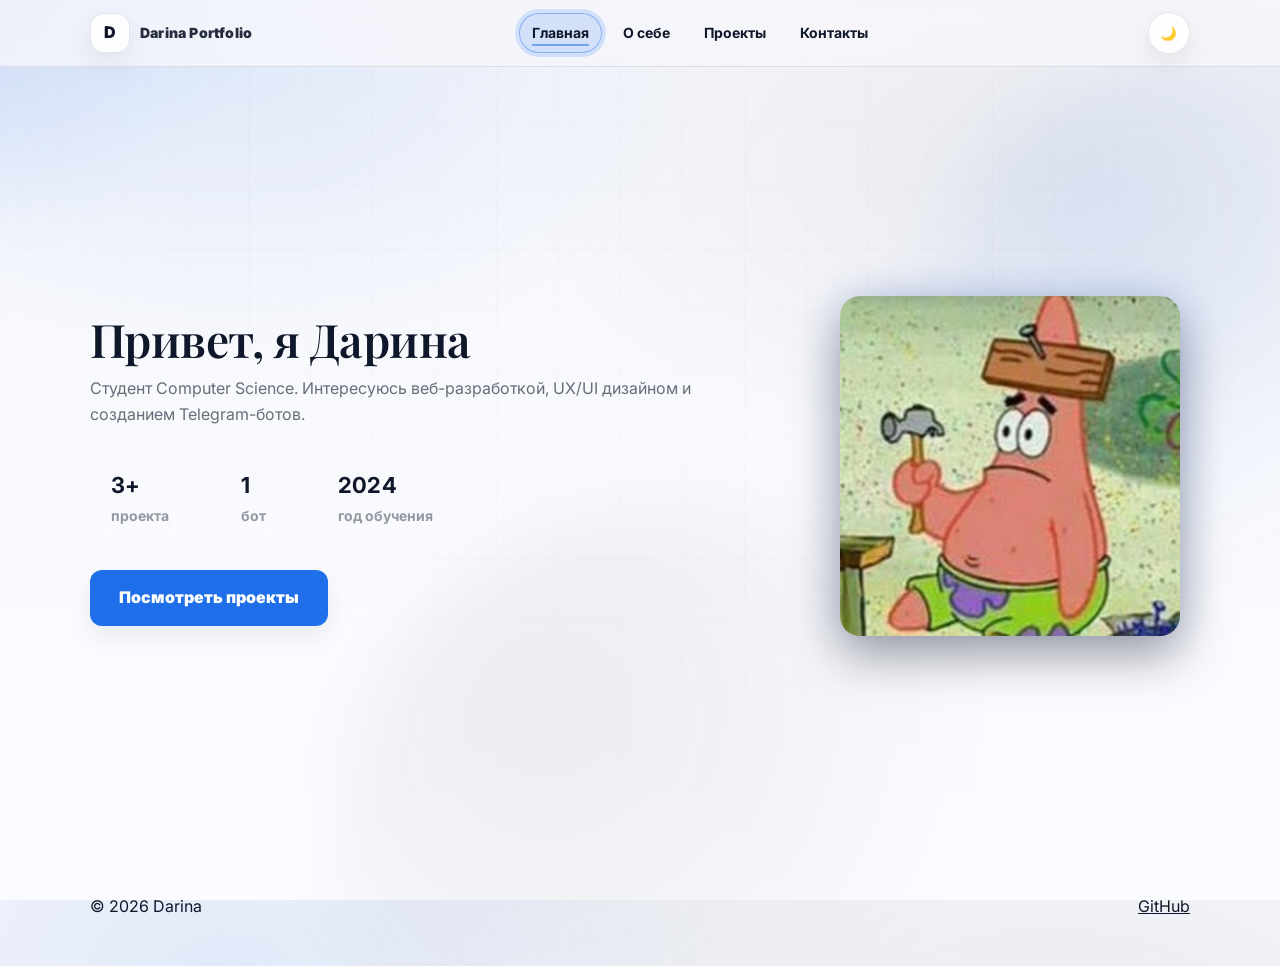
<file: index.html>
<!DOCTYPE html>
<html lang="ru">

<head>

<meta charset="UTF-8">
<meta name="viewport" content="width=device-width, initial-scale=1.0">

<title>Darina Portfolio</title>

<link rel="stylesheet" href="style.css">

<link href="https://fonts.googleapis.com/css2?family=Inter:wght@400;600;800&family=Playfair+Display:wght@500;600&display=swap" rel="stylesheet">

</head>

<body>

<div class="fx-bg">

<div class="fx-orb fx-orb--1"></div>
<div class="fx-orb fx-orb--2"></div>
<div class="fx-orb fx-orb--3"></div>

<div class="fx-grid"></div>

</div>

<header class="header">

<div class="container header__inner">

<a class="brand" href="index.html">
<div class="brand__logo">D</div>
<span class="brand__text">Darina Portfolio</span>
</a>

<nav class="nav">

<a class="nav__link active" href="index.html">Главная</a>
<a class="nav__link" href="about.html">О себе</a>
<a class="nav__link" href="projects.html">Проекты</a>
<a class="nav__link" href="contact.html">Контакты</a>

</nav>

<button class="theme-toggle" id="themeToggle">
🌙
</button>

</div>

</header>

<main>

<section class="hero">

<div class="container hero__grid">

<div class="hero__text">

<h1 class="hero__title">
Привет, я Дарина
</h1>

<p class="hero__subtitle">
Студент Computer Science. Интересуюсь веб-разработкой,
UX/UI дизайном и созданием Telegram-ботов.
</p>

<div class="hero__stats">

<div class="stat">
<span class="stat__num">3+</span>
<span class="stat__label">проекта</span>
</div>

<div class="stat">
<span class="stat__num">1</span>
<span class="stat__label">бот</span>
</div>

<div class="stat">
<span class="stat__num">2024</span>
<span class="stat__label">год обучения</span>
</div>

</div>

<a class="btn btn--shine" href="projects.html">
<span>Посмотреть проекты</span>
</a>

</div>

<div class="hero__avatar">

<img src="avatar.jpg" alt="avatar">

</div>

</div>

</section>
</main>

<footer>

<div class="container footer__inner">

<p>© 2026 Darina</p>

<a href="https://github.com/Rinaaa511">GitHub</a>

</div>

</footer>

<script src="script.js"></script>

</body>
</html>
</file>
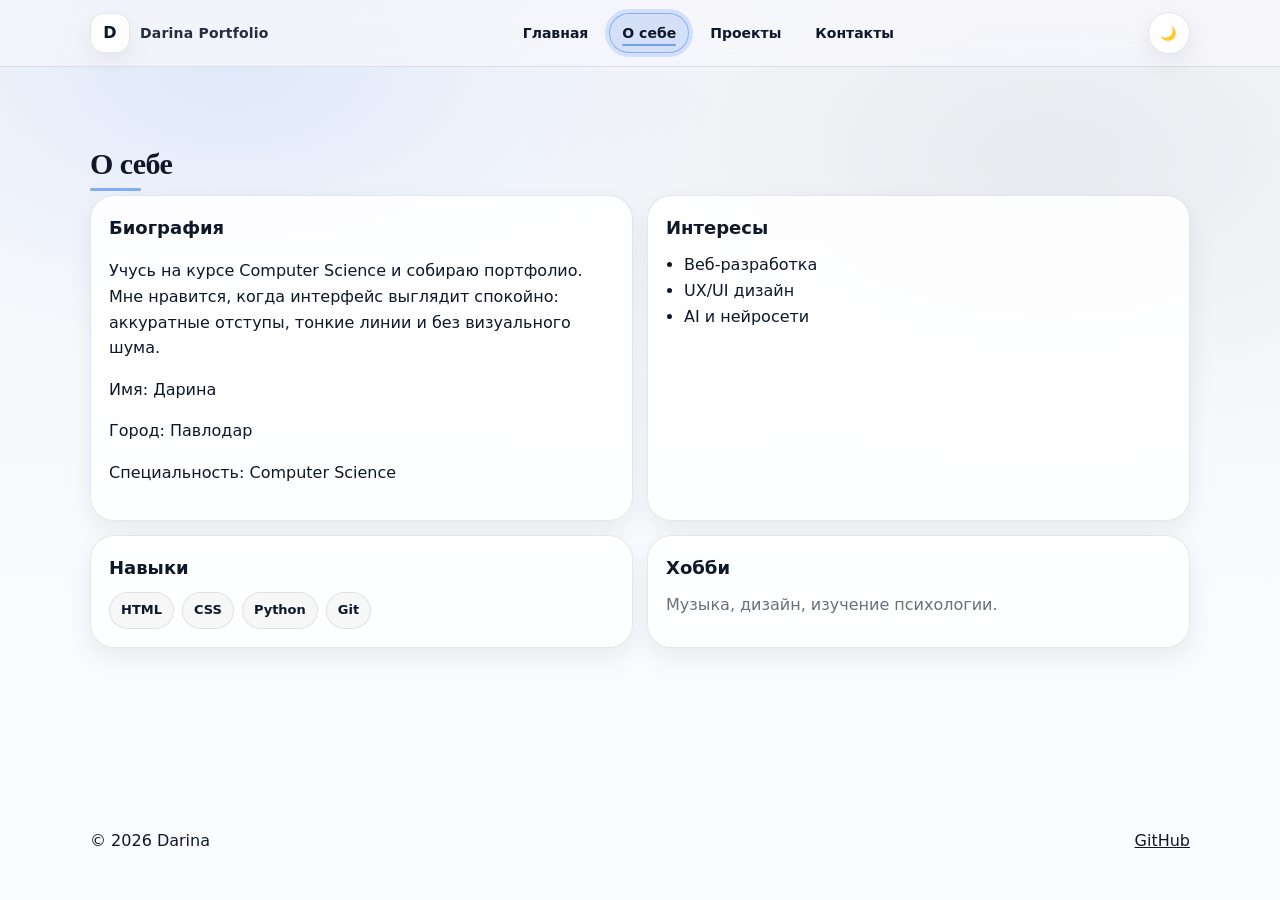
<file: about.html>
<!DOCTYPE html>
<html lang="ru">
<head>

<meta charset="UTF-8">
<meta name="viewport" content="width=device-width, initial-scale=1.0">

<title>О себе</title>

<link rel="stylesheet" href="style.css">

</head>

<body>

<header class="header">
<div class="container header__inner">

<a class="brand" href="index.html">
<div class="brand__logo">D</div>
<span class="brand__text">Darina Portfolio</span>
</a>

<nav class="nav">
<a class="nav__link" href="index.html">Главная</a>
<a class="nav__link active" href="about.html">О себе</a>
<a class="nav__link" href="projects.html">Проекты</a>
<a class="nav__link" href="contact.html">Контакты</a>
</nav>

<div class="header__actions">

<button class="theme-toggle" id="themeToggle">
🌙
</button>

</div>

</div>
</header>

<main>

<section class="section">

<div class="container">

<h2 class="section__title">О себе</h2>

<div class="grid grid--2">

<div class="card">

<h3 class="card__title">Биография</h3>

<p>
Учусь на курсе Computer Science и собираю портфолио. Мне нравится, когда интерфейс выглядит спокойно: аккуратные отступы, тонкие линии и без визуального шума.
</p>

<p>
Имя: Дарина
</p>

<p>
Город: Павлодар
</p>

<p>
Специальность: Computer Science
</p>

</div>

<div class="card">

<h3 class="card__title">Интересы</h3>

<ul class="list">

<li>Веб-разработка</li>
<li>UX/UI дизайн</li>
<li>AI и нейросети</li>

</ul>

</div>

<div class="card">

<h3 class="card__title">Навыки</h3>

<div class="tags">

<span class="tag">HTML</span>
<span class="tag">CSS</span>
<span class="tag">Python</span>
<span class="tag">Git</span>

</div>

</div>

<div class="card">

<h3 class="card__title">Хобби</h3>

<p class="muted">
Музыка, дизайн, изучение психологии.
</p>

</div>

</div>

</div>

</section>
</main>

<footer>

<div class="container footer__inner">

<p>© 2026 Darina</p>

<a href="https://github.com/Rinaaa511">GitHub</a>

</div>

</footer>

<script src="script.js"></script>
</body>
</html>
</file>
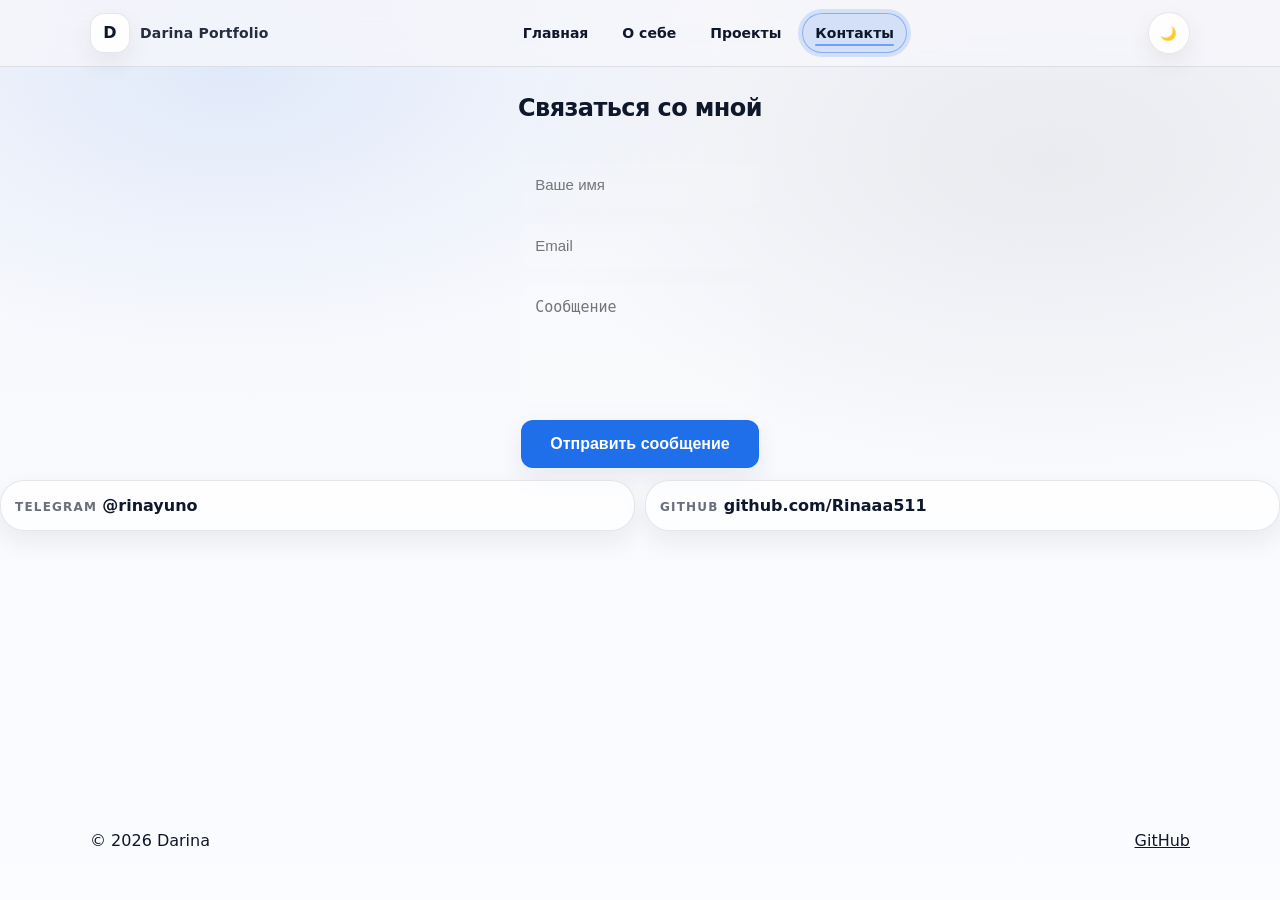
<file: contact.html>
<!DOCTYPE html>
<html lang="ru">
<head>

<meta charset="UTF-8">
<meta name="viewport" content="width=device-width, initial-scale=1.0">

<title>Контакты</title>

<link rel="stylesheet" href="style.css">

</head>

<body>

<header class="header">
<div class="container header__inner">

<a class="brand" href="index.html">
<div class="brand__logo">D</div>
<span class="brand__text">Darina Portfolio</span>
</a>

<nav class="nav">
<a class="nav__link" href="index.html">Главная</a>
<a class="nav__link" href="about.html">О себе</a>
<a class="nav__link" href="projects.html">Проекты</a>
<a class="nav__link active" href="contact.html">Контакты</a>
</nav>

<div class="header__actions">

<button class="theme-toggle" id="themeToggle">
🌙
</button>

</div>

</div>
</header>
<main>

<section class="contact-section">

<div class="container contact-center">

<h2>Связаться со мной</h2>

<form class="contact-form">

<input type="text" placeholder="Ваше имя">

<input type="email" placeholder="Email">

<textarea placeholder="Сообщение"></textarea>

<button class="btn btn--shine">
<span>Отправить сообщение</span>
</button>

</form>

</div>


<div class="contacts">

<a class="contact" href="#">
<span class="contact__label">Telegram</span>
<span class="contact__value">@rinayuno</span>
</a>

<a class="contact" href="#">
<span class="contact__label">GitHub</span>
<span class="contact__value">github.com/Rinaaa511</span>
</a>

</div>

</div>

</section>

</main>

<footer>

<div class="container footer__inner">

<p>© 2026 Darina</p>

<a href="https://github.com/Rinaaa511">GitHub</a>

</div>

</footer>

<script src="script.js"></script>
</body>
</html>
</file>
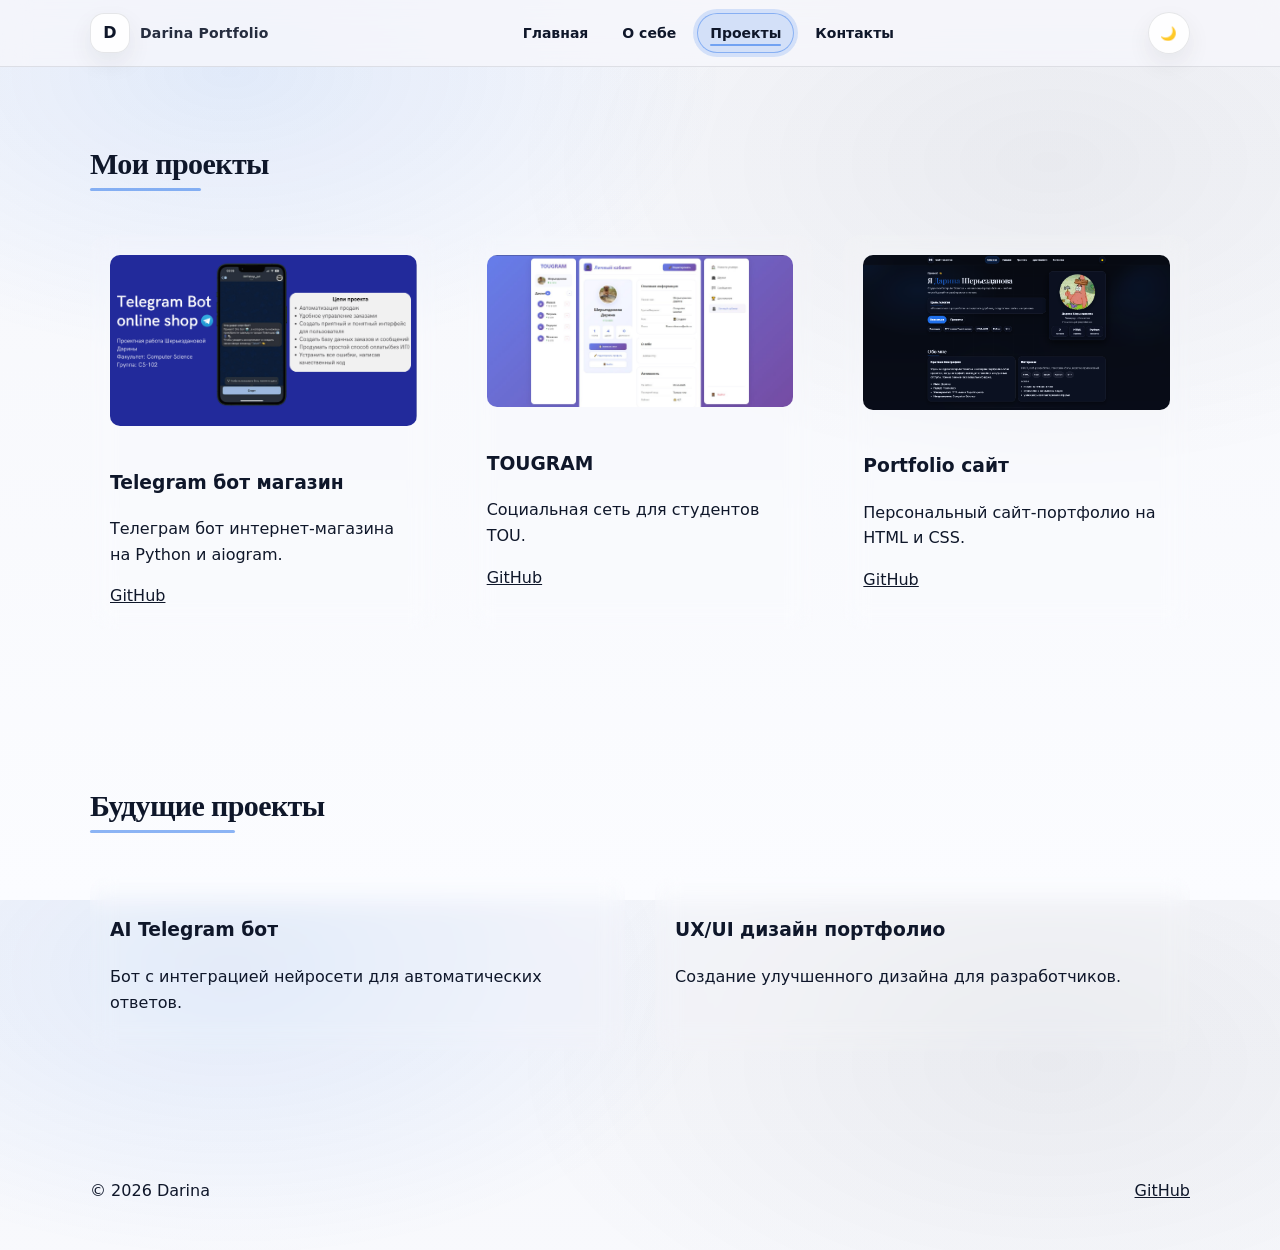
<file: projects.html>
<!DOCTYPE html>
<html lang="ru">
<head>

<meta charset="UTF-8">
<meta name="viewport" content="width=device-width, initial-scale=1.0">

<title>Проекты</title>

<link rel="stylesheet" href="style.css">

</head>

<body>

<header class="header">
<div class="container header__inner">

<a class="brand" href="index.html">
<div class="brand__logo">D</div>
<span class="brand__text">Darina Portfolio</span>
</a>

<nav class="nav">
<a class="nav__link" href="index.html">Главная</a>
<a class="nav__link" href="about.html">О себе</a>
<a class="nav__link active" href="projects.html">Проекты</a>
<a class="nav__link" href="contact.html">Контакты</a>
</nav>

<div class="header__actions">

<button class="theme-toggle" id="themeToggle">
🌙
</button>

</div>

</div>
</header>

<main>
<section class="section">

<div class="container">

<h2 class="section__title">Мои проекты</h2>

<div class="project-grid">

<div class="project-card">

<img src="project1.png">

<h3>Telegram бот магазин</h3>

<p>
Телеграм бот интернет-магазина
на Python и aiogram.
</p>

<a href="https://github.com/Rinaaa511/telegrambot">GitHub</a>

</div>


<div class="project-card">

<img src="project2.png">

<h3>TOUGRAM</h3>

<p>
Социальная сеть для студентов TOU.
</p>

<a href="https://github.com/Rinaaa511/tougram">GitHub</a>

</div>


<div class="project-card">

<img src="project3.png">

<h3>Portfolio сайт</h3>

<p>
Персональный сайт-портфолио
на HTML и CSS.
</p>

<a href="https://github.com/Rinaaa511/portfolio">GitHub</a>

</div>

</div>

</div>

</section>

<section class="section">

<div class="container">

<h2 class="section__title">Будущие проекты</h2>

<div class="project-grid">

<div class="project-card">

<h3>AI Telegram бот</h3>

<p>
Бот с интеграцией нейросети
для автоматических ответов.
</p>

</div>

<div class="project-card">

<h3>UX/UI дизайн портфолио</h3>

<p>
Создание улучшенного дизайна
для разработчиков.
</p>

</div>

</div>

</div>

</section>
</main>

<footer>

<div class="container footer__inner">

<p>© 2026 Darina</p>

<a href="https://github.com/Rinaaa511">GitHub</a>

</div>

</footer>

<script src="script.js"></script>
</body>
</html>
</file>
<file: style.css>
html, body{
height:100%;
}

body{
min-height:100vh;
display:flex;
flex-direction:column;
}

main{
flex:1;
}

footer{
margin-top:auto;
padding:20px;
text-align:center;
border-top:1px solid var(--border);
}

/* ====== Tokens ====== */
:root {
  --container: 1100px;

  --font-ui: "Inter", system-ui, -apple-system, "Segoe UI", Roboto, Arial, sans-serif;
  --font-display: "Playfair Display", serif;

  --bg: #f6f7fb;
  --bg2: #fbfcff;

  --card: rgba(255, 255, 255, 0.86);
  --card-solid: #ffffff;

  --text: #0f172a;
  --muted: rgba(15, 23, 42, 0.62);
  --border: rgba(15, 23, 42, 0.10);

  --accent: #1f6feb;
  --accent-soft: rgba(31, 111, 235, 0.14);
  --accent-glow: rgba(31, 111, 235, 0.22);

  --shadow: 0 18px 45px rgba(15, 23, 42, 0.10);
  --shadow-soft: 0 10px 25px rgba(15, 23, 42, 0.07);

  --radius: 18px;
  --radius2: 24px;

  --ring: 0 0 0 4px rgba(31, 111, 235, 0.14);
}

:root[data-theme="dark"] {
  --bg: #070a12;
  --bg2: #0b1224;

  --card: rgba(12, 18, 36, 0.78);
  --card-solid: #0c1224;

  --text: #e8eefc;
  --muted: rgba(232, 238, 252, 0.68);
  --border: rgba(232, 238, 252, 0.12);

  --shadow: 0 18px 45px rgba(0, 0, 0, 0.55);
  --shadow-soft: 0 10px 25px rgba(0, 0, 0, 0.35);

  --ring: 0 0 0 4px rgba(31, 111, 235, 0.20);
}

/* ====== Smooth theme transition (only during toggle) ====== */
/* JS adds .theme-anim to <html> for ~450ms on theme switch */
:root.theme-anim,
:root.theme-anim * {
  transition:
    background-color 420ms cubic-bezier(.22, 1, .36, 1),
    color 420ms cubic-bezier(.22, 1, .36, 1),
    border-color 420ms cubic-bezier(.22, 1, .36, 1),
    box-shadow 420ms cubic-bezier(.22, 1, .36, 1),
    filter 420ms cubic-bezier(.22, 1, .36, 1),
    opacity 420ms cubic-bezier(.22, 1, .36, 1),
    transform 420ms cubic-bezier(.22, 1, .36, 1);
}

/* ====== Reset ====== */
*,
*::before,
*::after { box-sizing: border-box; }

html { scroll-behavior: smooth; }

body {
  margin: 0;
  font-family: var(--font-ui);
  color: var(--text);
  line-height: 1.6;
  overflow-x: hidden;

  background:
    radial-gradient(900px 520px at 18% 8%, rgba(31, 111, 235, 0.10), transparent 55%),
    radial-gradient(900px 520px at 82% 18%, rgba(15, 23, 42, 0.06), transparent 60%),
    linear-gradient(180deg, var(--bg), var(--bg2));
}

/* ✅ чтобы верхняя навигация всегда попадала точно (фикс шапки) */
section[id] { scroll-margin-top: 96px; }

a { color: inherit; }

/* ====== Background FX ====== */
.fx-bg {
  position: fixed;
  inset: 0;
  z-index: -1;
  pointer-events: none; /* важно, чтобы фон не блокировал клики */
}

.fx-orb {
  position: absolute;
  width: 520px;
  height: 520px;
  border-radius: 50%;
  filter: blur(38px);
  opacity: 0.28;
  transition: transform 220ms ease;
  will-change: transform;
}

.fx-orb--1 {
  left: -220px;
  top: -220px;
  background: radial-gradient(circle at 30% 30%, rgba(31,111,235,0.75), transparent 60%);
}

.fx-orb--2 {
  right: -260px;
  top: 40px;
  width: 620px;
  height: 620px;
  opacity: 0.22;
  background: radial-gradient(circle at 30% 30%, rgba(31,111,235,0.42), transparent 62%);
}

.fx-orb--3 {
  left: 26%;
  bottom: -320px;
  width: 720px;
  height: 720px;
  opacity: 0.18;
  background: radial-gradient(circle at 30% 30%, rgba(15,23,42,0.36), transparent 64%);
}

.fx-grid {
  position: absolute;
  inset: 0;
  opacity: 0.32;
  background-image:
    linear-gradient(to right, rgba(15,23,42,0.06) 1px, transparent 1px),
    linear-gradient(to bottom, rgba(15,23,42,0.06) 1px, transparent 1px);
  background-size: 62px 62px;
  mask-image: radial-gradient(circle at 50% 20%, black 0 40%, transparent 70%);
}

:root[data-theme="dark"] .fx-grid {
  opacity: 0.22;
  background-image:
    linear-gradient(to right, rgba(232,238,252,0.06) 1px, transparent 1px),
    linear-gradient(to bottom, rgba(232,238,252,0.06) 1px, transparent 1px);
}

/* ====== Layout ====== */
.container {
  width: min(var(--container), 100% - 32px);
  margin: 0 auto;
}

section { padding: 28px 0; }
.section { padding: 28px 0; }

.grid { display: grid; gap: 14px; }
.grid--2 { grid-template-columns: repeat(2, 1fr); }
.grid--3 { grid-template-columns: repeat(3, 1fr); }

.list { margin: 10px 0 0; padding-left: 18px; }
.muted { color: var(--muted); margin: 0; }

/* Divider */
.divider {
  height: 1px;
  background: linear-gradient(90deg, transparent, rgba(15, 23, 42, 0.14), transparent);
  margin: 8px auto;
}
:root[data-theme="dark"] .divider {
  background: linear-gradient(90deg, transparent, rgba(232, 238, 252, 0.14), transparent);
}

/* ====== Header ====== */
.header {
  position: sticky;
  top: 0;
  z-index: 20;
  border-bottom: 1px solid var(--border);
  background: rgba(246, 247, 251, 0.78);
  backdrop-filter: blur(14px);
}
:root[data-theme="dark"] .header { background: rgba(7, 10, 18, 0.70); }

.header__inner {
  display: flex;
  align-items: center;
  justify-content: space-between;
  gap: 12px;
  padding: 12px 0;
}

.brand {
  display: inline-flex;
  align-items: center;
  gap: 10px;
  text-decoration: none;
  color: var(--text);
  font-weight: 900;
  letter-spacing: 0.2px;
}

.brand__logo {
  width: 40px;
  height: 40px;
  display: grid;
  place-items: center;
  border-radius: 14px;
  background: var(--card);
  border: 1px solid var(--border);
  box-shadow: var(--shadow-soft);
}

.brand__text { font-size: 14px; opacity: 0.9; }
.header__actions { display: flex; align-items: center; gap: 10px; }

/* Nav */
.nav {
  display: flex;
  flex-wrap: wrap;
  gap: 8px;
  justify-content: flex-end;
}

nav a {
  position: relative;
  text-decoration: none;
  color: var(--text);
  font-weight: 700;
  font-size: 14px;
  padding: 8px 12px;
  border-radius: 999px;
  border: 1px solid transparent;
  transition: transform .18s ease, background-color .18s ease, border-color .18s ease;
}

nav a:hover {
  background: rgba(255, 255, 255, 0.62);
  border-color: var(--border);
  transform: translateY(-1px);
}

:root[data-theme="dark"] nav a:hover { background: rgba(12, 18, 36, 0.65); }

.nav__link.active {
  background: var(--accent-soft);
  border-color: rgba(31, 111, 235, 0.28);
  box-shadow: var(--ring);
}

/* underline animation */
nav a::after {
  content: "";
  position: absolute;
  left: 12px;
  right: 12px;
  bottom: 6px;
  height: 2px;
  border-radius: 999px;
  background: rgba(31,111,235,0.55);
  transform: scaleX(0);
  transform-origin: left;
  transition: transform 260ms cubic-bezier(.22, 1, .36, 1);
  opacity: 0.75;
}
nav a:hover::after { transform: scaleX(1); }
.nav__link.active::after { transform: scaleX(1); opacity: 1; }

/* Theme toggle */
.theme-toggle {
  border: 1px solid var(--border);
  background: var(--card);
  color: var(--text);
  border-radius: 999px;
  width: 42px;
  height: 42px;
  cursor: pointer;
  box-shadow: var(--shadow-soft);
  transition: transform .18s ease;
}
.theme-toggle:hover { transform: translateY(-1px) scale(1.02); }

/* ====== Titles ====== */
h1, h2 { line-height: 1.12; margin: 0 0 10px; letter-spacing: -0.6px; }

.section__title {
  font-family: var(--font-display);
  font-weight: 600;
  font-size: 30px;
  margin-bottom: 14px;
  display: inline-block;
  position: relative;
}

.section__title::after {
  content: "";
  position: absolute;
  left: 0;
  bottom: -10px;
  width: 62%;
  height: 3px;
  border-radius: 999px;
  background: rgba(31, 111, 235, 0.50);
}

.section__title--small {
  font-family: var(--font-ui);
  font-size: 18px;
  font-weight: 900;
}

/* ====== Hero ====== */
.hero { padding: 36px 0 10px; }

.hero__grid{
display:grid;
grid-template-columns: 1.2fr 0.8fr;
gap:80px;
align-items:center;
}

.hero__hello { margin: 0 0 6px; color: var(--muted); font-weight: 900; }

.hero__title {
  font-family: var(--font-display);
  font-size: 46px;
  font-weight: 600;
}

.accent-word {
  background: linear-gradient(90deg, rgba(31,111,235,1), rgba(31,111,235,0.55));
  -webkit-background-clip: text;
  background-clip: text;
  color: transparent;
}

.hero__subtitle { margin: 10px 0 18px; color: var(--muted); max-width: 62ch; }
.hero__actions { display: flex; gap: 10px; margin-top: 14px; flex-wrap: wrap; }
.hero__mini { margin-top: 14px; display: flex; flex-wrap: wrap; gap: 8px; }

.chip {
  padding: 7px 11px;
  border-radius: 999px;
  border: 1px solid var(--border);
  background: rgba(255,255,255,0.62);
  box-shadow: var(--shadow-soft);
  font-weight: 700;
  font-size: 13px;
}
:root[data-theme="dark"] .chip { background: rgba(12,18,36,0.62); }

/* ====== Cards & 3D glow ====== */
.card, .contact {
  transform-style: preserve-3d;
  backface-visibility: hidden;
}

.card {
  position: relative;
  background: var(--card);
  border: 1px solid var(--border);
  border-radius: var(--radius2);
  box-shadow: var(--shadow-soft);
  padding: 18px;
  transition: box-shadow .18s ease, border-color .18s ease;
  overflow: hidden;
}

.card::before {
  content: "";
  position: absolute;
  inset: -2px;
  background: radial-gradient(circle at var(--mx, 20%) var(--my, 20%), var(--accent-glow), transparent 46%);
  opacity: 0;
  transition: opacity 220ms ease;
  pointer-events: none;
}

.card:hover::before { opacity: 1; }
.card:hover { border-color: rgba(31,111,235,0.22); box-shadow: var(--shadow); }

.card__title { margin: 0 0 10px; font-size: 18px; font-weight: 900; }
.card__subtitle {
  margin: 14px 0 8px;
  font-size: 12px;
  color: var(--muted);
  text-transform: uppercase;
  letter-spacing: 0.12em;
}
.card__meta { margin: 10px 0 0; color: var(--muted); font-size: 14px; }

/* ✅ красивый “верх карточки” для навыков */
.card__head{
  display:flex;
  align-items:center;
  justify-content:space-between;
  gap:10px;
  margin-bottom: 6px;
}
.badge{
  font-size: 11px;
  padding: 6px 10px;
  border-radius: 999px;
  border: 1px solid var(--border);
  background: rgba(15, 23, 42, 0.03);
  font-weight: 900;
  letter-spacing: .08em;
  text-transform: uppercase;
}
:root[data-theme="dark"] .badge{ background: rgba(232,238,252,0.06); }

/* ✅ аккуратные пункты без “жирных” маркеров */
.list--clean{
  list-style: none;
  padding-left: 0;
  margin-top: 12px;
}
.list--clean li{
  display:flex;
  align-items:flex-start;
  gap:10px;
  padding: 7px 0;
  border-bottom: 1px solid rgba(232,238,252,0.08);
}
:root:not([data-theme="dark"]) .list--clean li{
  border-bottom: 1px solid rgba(15,23,42,0.08);
}
.list--clean li:last-child{ border-bottom: 0; }
.dot{
  width:8px;
  height:8px;
  border-radius:50%;
  margin-top: 7px;
  background: rgba(31,111,235,0.85);
  box-shadow: 0 0 0 4px rgba(31,111,235,0.12);
  flex: 0 0 auto;
}

/* Hero card */
.hero__card {
  position: sticky;
  top: 84px;
  padding: 18px;
  border-radius: var(--radius2);
  background: var(--card);
  border: 1px solid var(--border);
  box-shadow: var(--shadow);
  overflow: hidden;
}

.hero__glow {
  position: absolute;
  inset: -60% -30% auto auto;
  width: 260px;
  height: 260px;
  border-radius: 50%;
  background: radial-gradient(circle at 30% 30%, rgba(31,111,235,0.35), transparent 60%);
  filter: blur(2px);
  pointer-events: none;
  transform: translateZ(40px);
}

.avatar {
  width: 100%;
  max-width: 220px;
  aspect-ratio: 1/1;
  display: block;
  margin: 0 auto 12px;
  border-radius: 50%;
  border: 1px solid var(--border);
  background: var(--card-solid);
  box-shadow: var(--shadow-soft);
  transform: translateZ(30px);
}

.hero__meta { text-align: center; }
.hero__name { margin: 6px 0 2px; font-weight: 900; }
.hero__info { margin: 2px 0; color: var(--muted); font-size: 14px; }

.hero__stats {
  display: grid;
  grid-template-columns: repeat(3, 1fr);
  gap: 8px;
  margin-top: 14px;
}

.stat{

background:rgba(255,255,255,0.06);

border:1px solid rgba(255,255,255,0.08);

padding:18px 24px;

border-radius:14px;

backdrop-filter: blur(10px);

transition:0.25s;

}

.stat:hover{
transform:translateY(-4px);
}
:root[data-theme="dark"] .stat { background: rgba(12,18,36,0.55); }

.stat__num { font-weight: 900; letter-spacing: 0.2px; }
.stat__label { font-size: 12px; color: var(--muted); font-weight: 700; }

/* ====== Tags ====== */
.tags { display: flex; flex-wrap: wrap; gap: 8px; margin-top: 10px; }

.tag {
  font-size: 13px;
  padding: 7px 11px;
  border-radius: 999px;
  border: 1px solid var(--border);
  background: rgba(15, 23, 42, 0.03);
  font-weight: 700;
}
:root[data-theme="dark"] .tag { background: rgba(232, 238, 252, 0.06); }

/* ====== Buttons ====== */
.btn {
  position: relative;
  display: inline-flex;
  align-items: center;
  justify-content: center;
  gap: 8px;
  padding: 14px 28px;
  font-size: 16px;
  border-radius: 12px;
  border: 1px solid rgba(31, 111, 235, 0.30);
  background: var(--accent);
  color: #fff;
  text-decoration: none;
  font-weight: 900;
  box-shadow: var(--shadow-soft);
  transition: transform .18s ease, opacity .18s ease, box-shadow .18s ease;
  overflow: hidden;
}

.btn > span { position: relative; z-index: 2; }

.btn:hover { transform: translateY(-2px); opacity: 0.96; box-shadow: var(--shadow); }

.btn--shine::before {
  content: "";
  position: absolute;
  inset: 0;
  background: linear-gradient(120deg, transparent 0 40%, rgba(255,255,255,0.35) 50%, transparent 60% 100%);
  transform: translateX(-120%);
  transition: transform 560ms cubic-bezier(.22,1,.36,1);
}
.btn--shine:hover::before { transform: translateX(120%); }

.btn--ghost { background: transparent; color: var(--text); border-color: var(--border); }

/* ====== Skill bars ====== */
.sep{
  height: 1px;
  margin: 14px 0 10px;
  background: linear-gradient(90deg, transparent, rgba(232,238,252,0.14), transparent);
}
:root:not([data-theme="dark"]) .sep{
  background: linear-gradient(90deg, transparent, rgba(15,23,42,0.14), transparent);
}

.skillbar { margin-top: 14px; width: 100%; }
.skillbar__top {
  display: flex;
  justify-content: space-between;
  align-items: center;
  gap: 10px;
  font-weight: 800;
  font-size: 13px;
}
.skillbar__track {
  height: 10px;
  width: 100%;
  border-radius: 999px;
  border: 1px solid var(--border);
  background: rgba(15,23,42,0.03);
  overflow: hidden;
  margin-top: 8px;
}
:root[data-theme="dark"] .skillbar__track { background: rgba(232,238,252,0.06); }

.skillbar__fill {
  height: 100%;
  width: 0%;
  border-radius: 999px;
  background: linear-gradient(90deg, rgba(31,111,235,1), rgba(31,111,235,0.55));
  transform: translateX(-12%);
  opacity: 0.95;
}

.skillbar.is-filled .skillbar__fill{
  width: var(--w);
  animation: fill 1200ms cubic-bezier(.22,1,.36,1) forwards;
}
@keyframes fill { to { transform: translateX(0); } }

.skills-grid, .skills-bottom { align-items: start; }

/* mini note */
.mini-note{
  margin-top: 14px;
  display:flex;
  gap:10px;
  align-items:flex-start;
  padding: 12px 12px;
  border-radius: 18px;
  border:1px solid var(--border);
  background: rgba(255,255,255,0.04);
}
:root:not([data-theme="dark"]) .mini-note{ background: rgba(255,255,255,0.55); }
.mini-note__dot{
  width:10px; height:10px;
  margin-top:5px;
  border-radius:50%;
  background: rgba(31,111,235,0.85);
  box-shadow: 0 0 0 4px rgba(31,111,235,0.14);
  flex: 0 0 auto;
}
.mini-note__text{ margin:0; color: var(--muted); font-weight: 650; }

/* Quote */
.quote {
  margin-top: 14px;
  border: 1px solid var(--border);
  background: rgba(255,255,255,0.55);
  border-radius: 18px;
  padding: 14px;
  box-shadow: var(--shadow-soft);
  position: relative;
  overflow: hidden;
}
:root[data-theme="dark"] .quote { background: rgba(12,18,36,0.55); }

.quote__mark {
  position: absolute;
  top: -18px;
  right: 14px;
  font-family: var(--font-display);
  font-size: 72px;
  opacity: 0.18;
}
.quote__text { margin: 0; font-weight: 700; }

/* ====== Contacts ====== */
.contacts {
  display: grid;
  grid-template-columns: repeat(2, 1fr);
  gap: 10px;
  margin-top: 12px;
}

.contact {
  background: rgba(255,255,255,0.70);
  border: 1px solid var(--border);
  border-radius: var(--radius2);
  padding: 12px 14px;
  text-decoration: none;
  color: var(--text);
  box-shadow: var(--shadow-soft);
  transition: box-shadow .18s ease, border-color .18s ease;
  overflow: hidden;
  position: relative;
}

:root[data-theme="dark"] .contact { background: rgba(12,18,36,0.80); }

.contact::after {
  content: "";
  position: absolute;
  inset: 0;
  background: radial-gradient(circle at var(--mx, 30%) var(--my, 30%), rgba(31,111,235,0.22), transparent 55%);
  opacity: 0;
  transition: opacity 220ms ease;
  pointer-events: none;
}

.contact:hover::after { opacity: 1; }
.contact:hover { border-color: rgba(31,111,235,0.22); box-shadow: var(--shadow); }

.contact__label {
  font-size: 12px;
  color: var(--muted);
  text-transform: uppercase;
  letter-spacing: 0.10em;
  font-weight: 800;
}
.contact__value { font-weight: 900; }

/* ====== Footer ====== */
footer{
margin-top:auto;
padding:30px 0;
border-top:1px solid rgba(255,255,255,0.06);
}
:root[data-theme="dark"] footer { background: rgba(7, 10, 18, 0.40); }

.footer__inner {
  display: flex;
  align-items: center;
  justify-content: space-between;
  gap: 12px;
  flex-wrap: wrap;
}

.footer__text { margin: 0; color: var(--muted); }
.footer__link { text-decoration: none; color: var(--text); font-weight: 900; }
.footer__link:hover { text-decoration: underline; }

/* ====== Scroll reveal ====== */
.reveal {
  opacity: 0;
  transform: translate3d(0, 26px, 0) scale(0.985);
  filter: blur(7px);
  transition-property: opacity, transform, filter;
  transition-duration: 980ms;
  transition-timing-function: cubic-bezier(.22, 1, .36, 1);
  transition-delay: var(--reveal-delay, 0ms);
  will-change: opacity, transform, filter;
}

.reveal.is-visible {
  opacity: 1;
  transform: translate3d(0, 0, 0) scale(1);
  filter: blur(0);
}

.reveal[data-reveal-delay="1"] { --reveal-delay: 80ms; }
.reveal[data-reveal-delay="2"] { --reveal-delay: 140ms; }
.reveal[data-reveal-delay="3"] { --reveal-delay: 200ms; }

/* ====== Reduced motion ====== */
@media (prefers-reduced-motion: reduce) {
  html { scroll-behavior: auto; }
  .fx-orb { transition: none !important; }
  .reveal {
    opacity: 1 !important;
    transform: none !important;
    filter: none !important;
    transition: none !important;
  }
  .btn--shine::before { display: none; }
}

/* ====== Responsive ====== */
@media (max-width: 900px) {
  .hero__grid { grid-template-columns: 1fr; }
  .hero__card { position: static; }
  .grid--3 { grid-template-columns: 1fr; }
  .skills-grid, .skills-bottom { grid-template-columns: 1fr; }
}

@media (max-width: 700px) {
  .grid--2 { grid-template-columns: 1fr; }
  .contacts { grid-template-columns: 1fr; }
  .hero__title { font-size: 38px; }
}

/* Сделаем active заметнее (premium, но читаемо) */
.nav__link.active {
  background: rgba(31,111,235,0.16);
  border-color: rgba(31,111,235,0.42);
  box-shadow: 0 0 0 4px rgba(31,111,235,0.16);
}

.nav__link.active::after {
  transform: scaleX(1);
  opacity: 1;
}

/* Чуть более “дорогой” hover для всех вкладок */
.nav__link:hover {
  transform: translateY(-1px);
}

/* На всякий случай: фон не должен ловить клики */
.fx-bg { pointer-events: none; }

/* =========================
   SKILLS v2 (Premium layout)
   ========================= */

.skills-v2{
  display:grid;
  grid-template-columns: repeat(2, 1fr);
  gap: 14px;
  align-items: start;
}

.skills-v2__panel{ padding: 18px; }

.skills-v2__panel--wide{
  grid-column: span 1; /* на десктопе 2 снизу тоже в 2 колонки */
}

.skills-v2__head{
  display:flex;
  align-items:flex-start;
  justify-content:space-between;
  gap: 12px;
  margin-bottom: 10px;
}

.skills-v2__sub{
  margin: 2px 0 0;
  font-size: 13px;
}

.skills-v2__split{
  height: 1px;
  margin: 14px 0;
  background: linear-gradient(90deg, transparent, rgba(232,238,252,0.14), transparent);
}
:root:not([data-theme="dark"]) .skills-v2__split{
  background: linear-gradient(90deg, transparent, rgba(15,23,42,0.14), transparent);
}

.skills-v2__chips{
  display:flex;
  flex-wrap:wrap;
  gap: 8px;
  margin-top: 10px;
}

.skill-chip, .tool-chip{
  display:inline-flex;
  align-items:center;
  gap: 8px;
  padding: 8px 12px;
  border-radius: 999px;
  border: 1px solid var(--border);
  background: rgba(255,255,255,0.06);
  box-shadow: var(--shadow-soft);
  font-weight: 800;
  font-size: 13px;
  letter-spacing: .1px;
}
:root:not([data-theme="dark"]) .skill-chip,
:root:not([data-theme="dark"]) .tool-chip{
  background: rgba(255,255,255,0.62);
}

.skill-chip__dot{
  width: 8px;
  height: 8px;
  border-radius: 50%;
  background: rgba(31,111,235,0.92);
  box-shadow: 0 0 0 4px rgba(31,111,235,0.12);
}

.skills-v2__rows{
  display:grid;
  gap: 12px;
}

.skillrow__top{
  display:flex;
  align-items:center;
  justify-content:space-between;
  gap: 10px;
  font-weight: 900;
  font-size: 13px;
}

.skillrow__lvl{
  color: var(--muted);
  font-weight: 800;
  letter-spacing: .02em;
}

.skillrow__track{
  height: 10px;
  width: 100%;
  border-radius: 999px;
  border: 1px solid var(--border);
  background: rgba(255,255,255,0.06);
  overflow:hidden;
  margin-top: 8px;
}
:root:not([data-theme="dark"]) .skillrow__track{
  background: rgba(15,23,42,0.03);
}

.skillrow__fill{
  height: 100%;
  width: 0%;
  border-radius: 999px;
  background: linear-gradient(90deg, rgba(31,111,235,1), rgba(31,111,235,0.55));
  transform: translateX(-12%);
  opacity: .95;
}

/* Анимация заполнения: активируется через JS ниже (можно без него — но лучше) */
.skills-v2.is-animate .skillrow__fill{
  width: var(--w);
  animation: fill2 1100ms cubic-bezier(.22,1,.36,1) forwards;
}
@keyframes fill2{ to { transform: translateX(0); } }

.skillrow__note{
  display:flex;
  align-items:flex-start;
  gap: 10px;
  padding: 12px;
  border-radius: 18px;
  border: 1px solid var(--border);
  background: rgba(255,255,255,0.04);
  color: var(--muted);
  font-weight: 650;
}
:root:not([data-theme="dark"]) .skillrow__note{
  background: rgba(255,255,255,0.55);
}

.skills-v2__quote{
  margin-top: 6px;
  border:1px solid var(--border);
  background: rgba(255,255,255,0.04);
  border-radius: 18px;
  padding: 14px;
  box-shadow: var(--shadow-soft);
  position:relative;
  overflow:hidden;
}
:root:not([data-theme="dark"]) .skills-v2__quote{
  background: rgba(255,255,255,0.55);
}

.skills-v2__soft{
  list-style:none;
  padding-left:0;
  margin: 10px 0 0;
}
.skills-v2__soft li{
  display:flex;
  gap: 10px;
  align-items:flex-start;
  padding: 8px 0;
  border-bottom: 1px solid rgba(232,238,252,0.08);
}
:root:not([data-theme="dark"]) .skills-v2__soft li{
  border-bottom: 1px solid rgba(15,23,42,0.08);
}
.skills-v2__soft li:last-child{ border-bottom: 0; }

.skills-v2__hint{
  margin-top: 10px;
  font-size: 13px;
}

/* Responsive */
@media (max-width: 900px){
  .skills-v2{ grid-template-columns: 1fr; }
  .skills-v2__panel--wide{ grid-column: auto; }
}

/* =========================
   SKILLS clean (used in index.html)
   ========================= */

.skills-clean{
  display: grid;
  grid-template-columns: repeat(2, 1fr);
  gap: 14px;
  align-items: stretch;
}

.skills-clean__panel{ padding: 18px; }
/* --- Symmetry: make Tech/Soft panels equal height --- */
.skills-clean{ align-items: stretch; }
.skills-clean__panel{
  display:flex;
  flex-direction:column;
  height:100%;
}
.skills-clean__content{
  flex: 1;
  display:flex;
  flex-direction:column;
}
.skills-clean__footer{ margin-top:auto; }


.skills-clean__panel--wide{ grid-column: span 2; }

.skills-clean__head{
  display:flex;
  align-items:flex-start;
  justify-content:space-between;
  gap: 12px;
  margin-bottom: 10px;
}

.skills-clean__sub{
  margin: 2px 0 0;
  font-size: 13px;
}

.skills-clean__divider{
  height: 1px;
  margin: 14px 0;
  background: linear-gradient(90deg, transparent, rgba(232,238,252,0.14), transparent);
}
:root:not([data-theme="dark"]) .skills-clean__divider{
  background: linear-gradient(90deg, transparent, rgba(15,23,42,0.14), transparent);
}

.skills-clean__chips{
  display:flex;
  flex-wrap:wrap;
  gap: 8px;
  margin-top: 10px;
}

/* inner "skill cards" */
.skills-clean__grid{
  display: grid;
  grid-template-columns: repeat(2, minmax(0, 1fr));
  gap: 10px;
  margin-top: 6px;
}

.skill-card{
  border: 1px solid var(--border);
  background: rgba(255,255,255,0.04);
  border-radius: 18px;
  padding: 12px;
  box-shadow: var(--shadow-soft);
}
:root:not([data-theme="dark"]) .skill-card{ background: rgba(255,255,255,0.55); }

.skill-card__top{
  display:flex;
  align-items:center;
  justify-content:space-between;
  gap: 10px;
  margin-bottom: 6px;
}

.skill-card__name{ font-weight: 950; letter-spacing: .1px; }

.lvl-pill{
  font-size: 11px;
  padding: 5px 9px;
  border-radius: 999px;
  border: 1px solid rgba(31, 111, 235, 0.24);
  background: rgba(31,111,235,0.12);
  color: var(--text);
  font-weight: 900;
  letter-spacing: .08em;
  text-transform: uppercase;
}
.lvl-pill--soft{
  border-color: var(--border);
  background: rgba(255,255,255,0.06);
}
:root:not([data-theme="dark"]) .lvl-pill--soft{ background: rgba(15,23,42,0.03); }

.skill-card__text{
  margin: 0;
  color: var(--muted);
  font-weight: 650;
  font-size: 13px;
}

.chip-pro,
.tool-pro,
.focus-pro{
  display:inline-flex;
  align-items:center;
  gap: 8px;
  padding: 8px 12px;
  border-radius: 999px;
  border: 1px solid var(--border);
  background: rgba(255,255,255,0.06);
  box-shadow: var(--shadow-soft);
  font-weight: 900;
  font-size: 13px;
  letter-spacing: .1px;
}
:root:not([data-theme="dark"]) .chip-pro,
:root:not([data-theme="dark"]) .tool-pro,
:root:not([data-theme="dark"]) .focus-pro{
  background: rgba(255,255,255,0.62);
}

.chip-pro__dot{
  width: 8px;
  height: 8px;
  border-radius: 50%;
  background: rgba(31,111,235,0.92);
  box-shadow: 0 0 0 4px rgba(31,111,235,0.12);
}

.focus-pro{
  background: var(--accent-soft);
  border-color: rgba(31, 111, 235, 0.28);
}
:root[data-theme="dark"] .focus-pro{ background: rgba(31,111,235,0.14); }

.bullets-pro{
  list-style: none;
  padding-left: 0;
  margin: 10px 0 0;
}

.bullets-pro li{
  display:flex;
  gap: 10px;
  align-items:flex-start;
  padding: 8px 0;
  border-bottom: 1px solid rgba(232,238,252,0.08);
}
:root:not([data-theme="dark"]) .bullets-pro li{
  border-bottom: 1px solid rgba(15,23,42,0.08);
}
.bullets-pro li:last-child{ border-bottom: 0; }

.bullets-pro--soft b{ font-weight: 950; }

.skills-clean__note{
  margin-top: 14px;
  display:flex;
  gap: 10px;
  align-items:flex-start;
  padding: 12px;
  border-radius: 18px;
  border: 1px solid var(--border);
  background: rgba(255,255,255,0.04);
}
:root:not([data-theme="dark"]) .skills-clean__note{ background: rgba(255,255,255,0.55); }

.skills-clean__noteText{
  margin: 0;
  color: var(--muted);
  font-weight: 650;
}

@media (max-width: 900px){
  .skills-clean{ grid-template-columns: 1fr; }
  .skills-clean__panel--wide{ grid-column: auto; }
  .skills-clean__grid{ grid-template-columns: 1fr; }
}

.hero__grid{
display:grid;
grid-template-columns:1fr 350px;
gap:60px;
align-items:center;
}

.hero__avatar img{
width:320px;
border-radius:20px;
box-shadow:0 20px 60px rgba(0,0,0,0.25);
}

.hero__stats{
display:flex;
gap:30px;
margin:25px 0;
}

.stat{
background:rgba(255,255,255,0.08);
padding:15px 20px;
border-radius:12px;
backdrop-filter:blur(10px);
}

.stat__num{
font-size:22px;
font-weight:700;
display:block;
}

.stat__label{
font-size:14px;
opacity:0.7;
}

.project-grid{
display:grid;
grid-template-columns:repeat(auto-fit,minmax(280px,1fr));
gap:30px;
margin-top:40px;
}

.project-card{
background:rgba(255,255,255,0.07);
padding:20px;
border-radius:16px;
backdrop-filter:blur(12px);
transition:0.3s;
}

.project-card:hover{
transform:translateY(-6px);
}

.project-card img{
width:100%;
border-radius:10px;
margin-bottom:15px;
}

.contact-form{
display:flex;
flex-direction:column;
gap:15px;
max-width:500px;
margin-top:30px;
}

.contact-form input,
.contact-form textarea{
background:rgba(255,255,255,0.08);
border:none;
padding:14px;
border-radius:10px;
font-size:15px;
color:var(--text);
}

.contact-form textarea{
height:120px;
resize:none;
}

.contact-form input:focus,
.contact-form textarea:focus{
outline:2px solid #7c7cff;
}

.hero{
min-height: calc(100vh - 120px);
display:flex;
align-items:center;
}

.hero__avatar img{

width:100%;
max-width:340px;

border-radius:20px;

box-shadow:
0 20px 50px rgba(0,0,0,0.35),
0 0 40px rgba(70,120,255,0.2);

transition:0.3s;

}

.hero__avatar img:hover{
transform:scale(1.03);
}

.contact-center{
max-width:600px;
margin:0 auto;
text-align:center;
}

.contact-form{
display:flex;
flex-direction:column;
gap:16px;
margin-top:30px;
}

.section{
padding:80px 0;
display:flex;
justify-content:center;
}

.contact-center{
max-width:600px;
margin:0 auto;
display:flex;
flex-direction:column;
align-items:center;
text-align:center;
}
</file>
